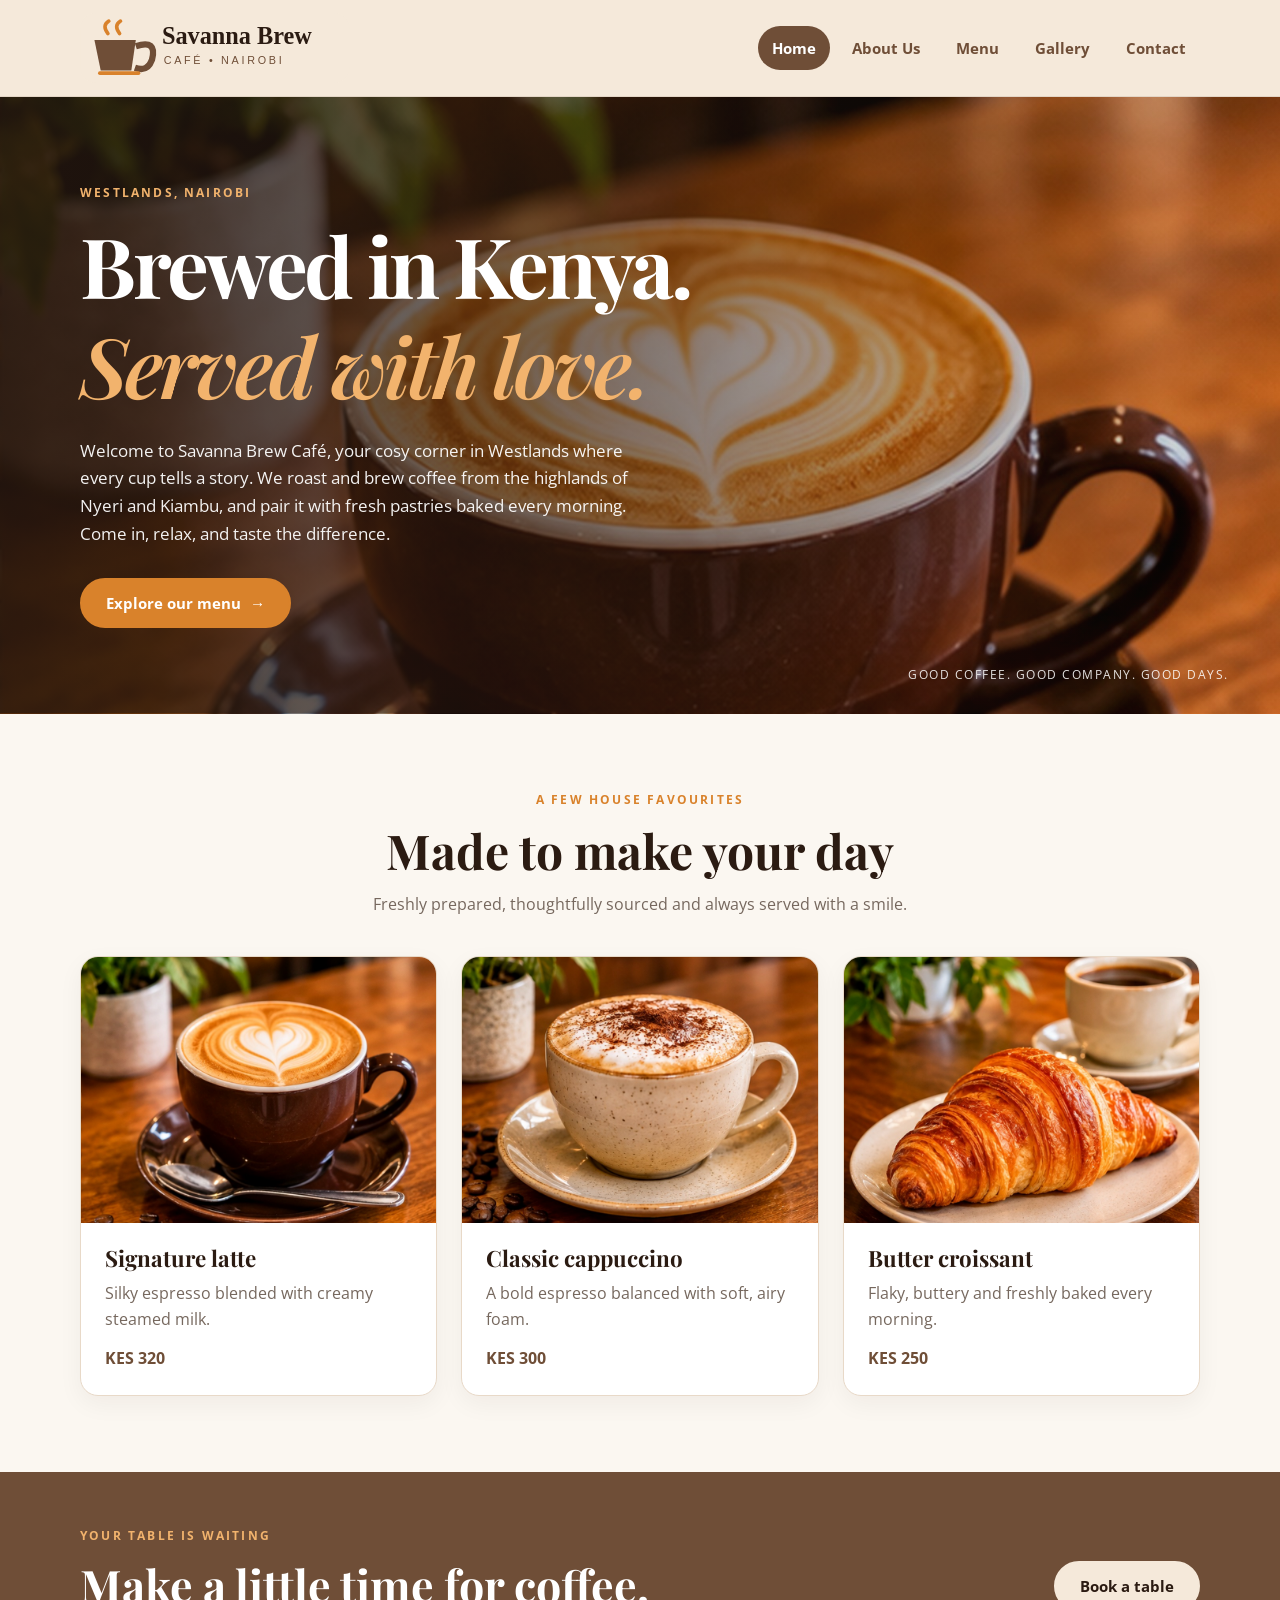
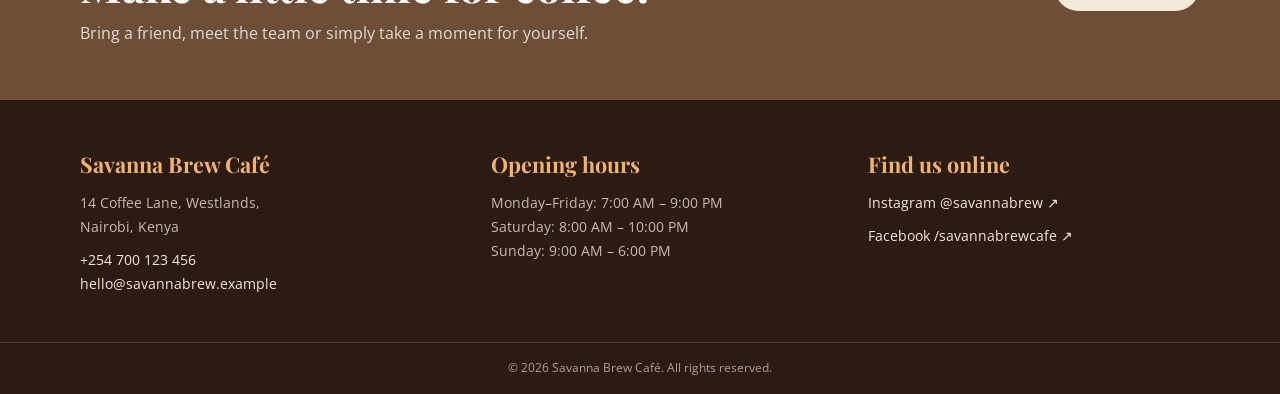
<file: index.html>
<!DOCTYPE html>
<html lang="en">
<head>
    <meta charset="UTF-8">
    <meta name="viewport" content="width=device-width, initial-scale=1.0">
    <title>Home | Savanna Brew Café</title>
    <meta name="description" content="Welcome to Savanna Brew Café in Westlands, Nairobi. Enjoy Kenyan coffee, fresh pastries and warm hospitality.">
    <link rel="preconnect" href="https://fonts.googleapis.com">
    <link rel="preconnect" href="https://fonts.gstatic.com" crossorigin>
    <link href="https://fonts.googleapis.com/css2?family=Open+Sans:wght@400;500;600;700&family=Playfair+Display:wght@600;700;800&display=swap" rel="stylesheet">
    <link rel="stylesheet" href="css/style.css">
</head>
<body>
    <header class="site-header">
        <div class="container header-inner">
            <a class="brand" href="index.html" aria-label="Savanna Brew Café home">
                <img src="images/logo.svg" alt="Savanna Brew Café logo">
            </a>
            <nav class="main-nav" aria-label="Main navigation">
                <ul>
                    <li><a href="index.html" class="active" aria-current="page">Home</a></li>
                    <li><a href="about.html">About Us</a></li>
                    <li><a href="menu.html">Menu</a></li>
                    <li><a href="gallery.html">Gallery</a></li>
                    <li><a href="contact.html">Contact</a></li>
                </ul>
            </nav>
        </div>
    </header>
<main>
    <section class="hero" aria-labelledby="hero-title">
        <div class="container hero-content">
            <p class="eyebrow">WESTLANDS, NAIROBI</p>
            <h1 id="hero-title">Brewed in Kenya.<br><em>Served with love.</em></h1>
            <p>Welcome to Savanna Brew Café, your cosy corner in Westlands where every cup tells a story. We roast and brew coffee from the highlands of Nyeri and Kiambu, and pair it with fresh pastries baked every morning. Come in, relax, and taste the difference.</p>
            <a class="button" href="menu.html">Explore our menu <span aria-hidden="true">→</span></a>
        </div>
        <span class="hero-note">Good coffee. Good company. Good days.</span>
    </section>

    <section class="section container" aria-labelledby="favourites-title">
        <div class="section-heading">
            <p class="eyebrow">A FEW HOUSE FAVOURITES</p>
            <h2 id="favourites-title">Made to make your day</h2>
            <p>Freshly prepared, thoughtfully sourced and always served with a smile.</p>
        </div>
        <div class="feature-cards">
            <article class="feature-card">
                <img src="images/latte.jpg" alt="Freshly prepared café latte with heart-shaped milk art">
                <div class="card-copy">
                    <h3>Signature latte</h3>
                    <p>Silky espresso blended with creamy steamed milk.</p>
                    <span class="card-price">KES 320</span>
                </div>
            </article>
            <article class="feature-card">
                <img src="images/cappuccino.jpg" alt="Cappuccino topped with a dusting of cocoa powder">
                <div class="card-copy">
                    <h3>Classic cappuccino</h3>
                    <p>A bold espresso balanced with soft, airy foam.</p>
                    <span class="card-price">KES 300</span>
                </div>
            </article>
            <article class="feature-card">
                <img src="images/croissant.jpg" alt="Golden butter croissant served fresh on a white plate">
                <div class="card-copy">
                    <h3>Butter croissant</h3>
                    <p>Flaky, buttery and freshly baked every morning.</p>
                    <span class="card-price">KES 250</span>
                </div>
            </article>
        </div>
    </section>

    <section class="visit-banner" aria-labelledby="visit-title">
        <div class="container visit-inner">
            <div>
                <p class="eyebrow">YOUR TABLE IS WAITING</p>
                <h2 id="visit-title">Make a little time for coffee.</h2>
                <p>Bring a friend, meet the team or simply take a moment for yourself.</p>
            </div>
            <a class="button button-light" href="contact.html">Book a table</a>
        </div>
    </section>
</main>
    <footer class="site-footer">
        <div class="container footer-grid">
            <section aria-labelledby="footer-cafe">
                <h2 id="footer-cafe">Savanna Brew Café</h2>
                <p>14 Coffee Lane, Westlands,<br>Nairobi, Kenya</p>
                <p><a href="tel:+254700123456">+254 700 123 456</a><br>
                   <a href="mailto:hello@savannabrew.example">hello@savannabrew.example</a></p>
            </section>
            <section aria-labelledby="footer-hours">
                <h2 id="footer-hours">Opening hours</h2>
                <p>Monday–Friday: 7:00 AM – 9:00 PM<br>
                   Saturday: 8:00 AM – 10:00 PM<br>
                   Sunday: 9:00 AM – 6:00 PM</p>
            </section>
            <section aria-labelledby="footer-social">
                <h2 id="footer-social">Find us online</h2>
                <p><a href="https://www.instagram.com/" target="_blank" rel="noopener noreferrer">Instagram @savannabrew ↗</a></p>
                <p><a href="https://www.facebook.com/" target="_blank" rel="noopener noreferrer">Facebook /savannabrewcafe ↗</a></p>
            </section>
        </div>
        <div class="footer-bottom">
            <p>© 2026 Savanna Brew Café. All rights reserved.</p>
        </div>
    </footer>
</body>
</html>
</file>
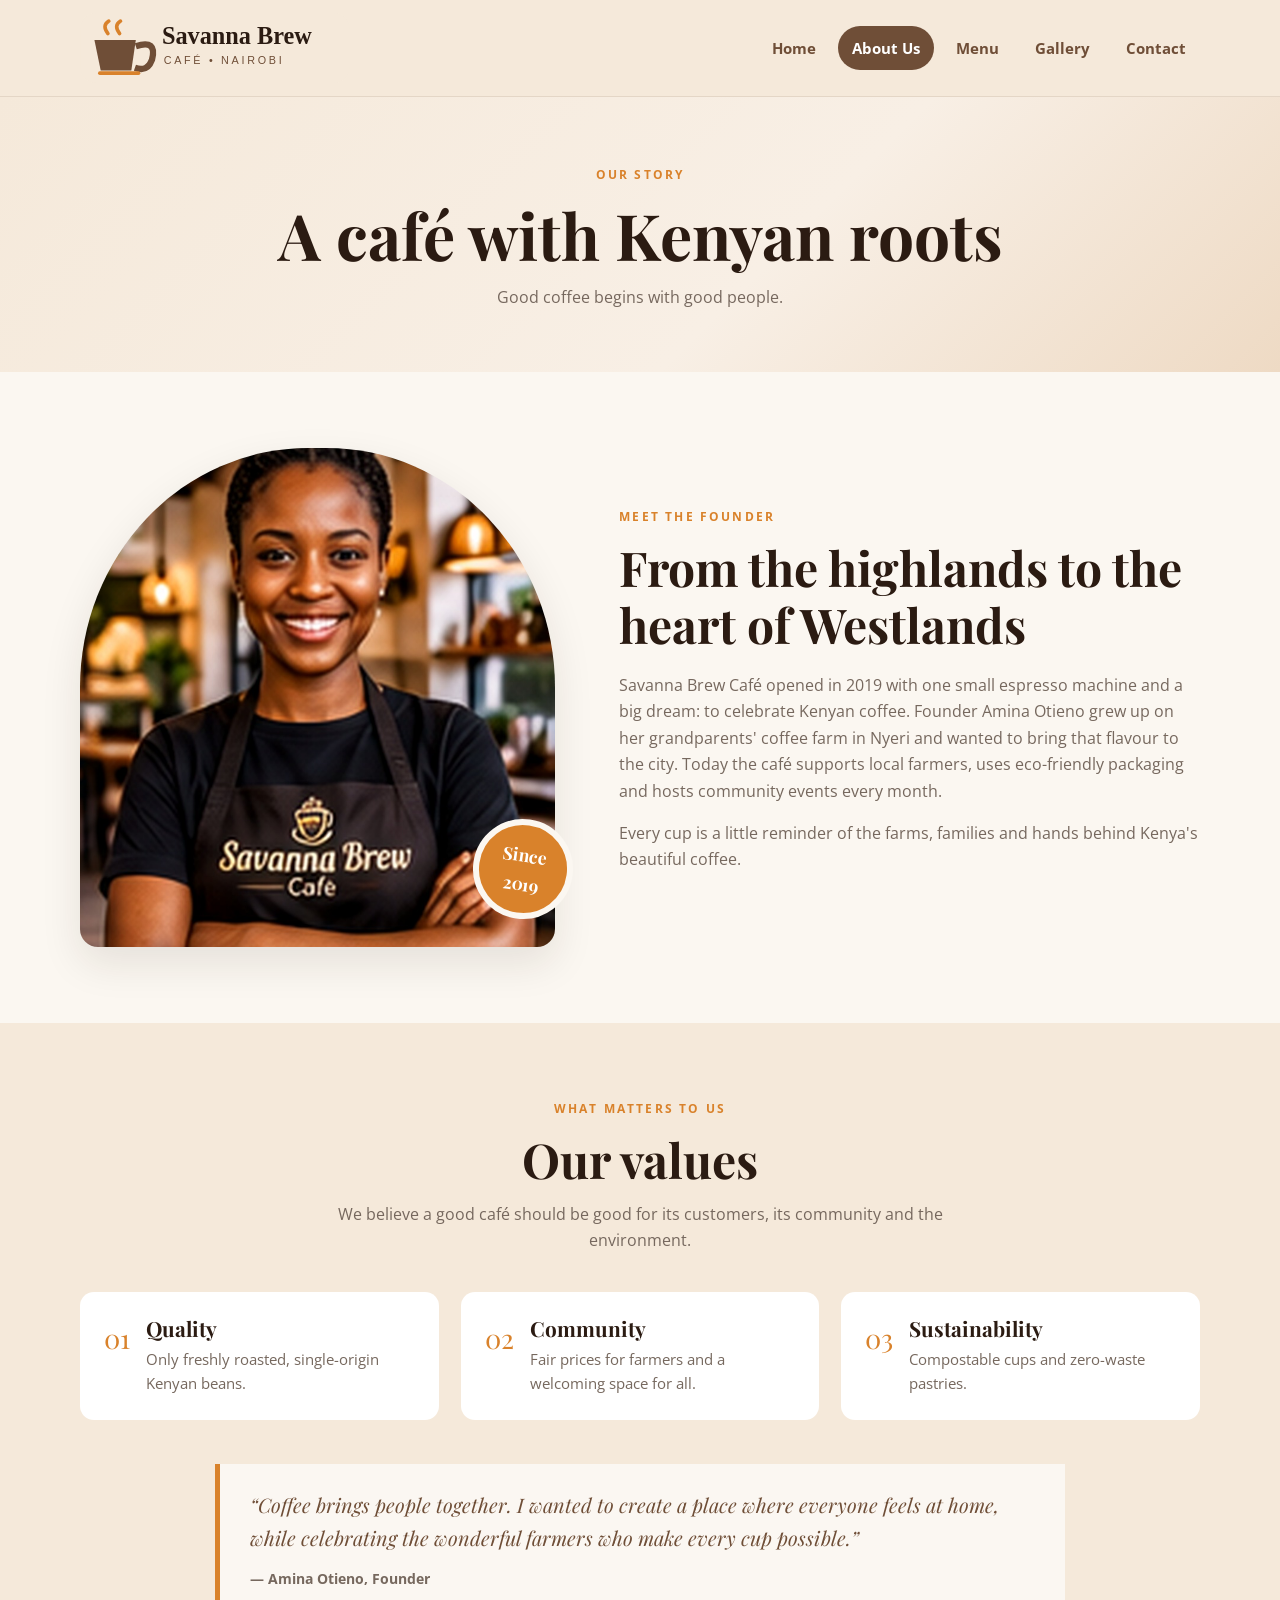
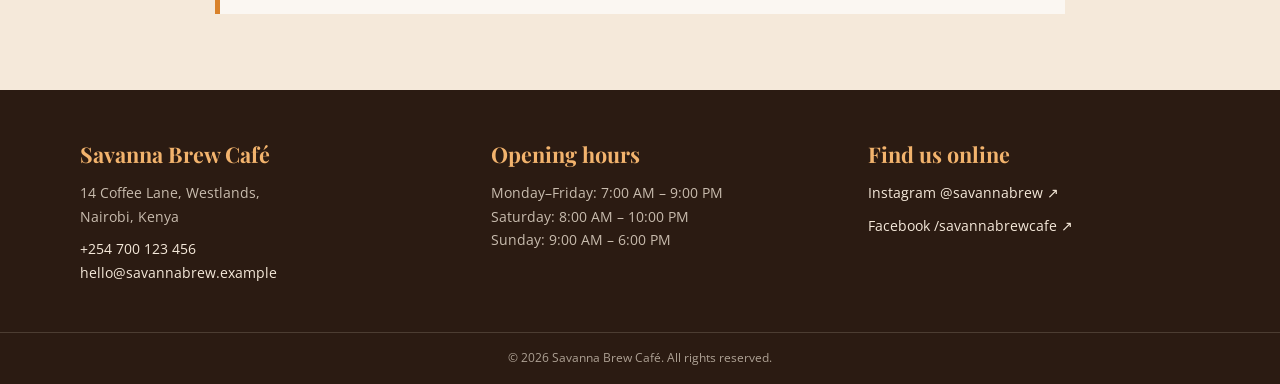
<file: about.html>
<!DOCTYPE html>
<html lang="en">
<head>
    <meta charset="UTF-8">
    <meta name="viewport" content="width=device-width, initial-scale=1.0">
    <title>About Us | Savanna Brew Café</title>
    <meta name="description" content="Discover the story, founder and values behind Savanna Brew Café, celebrating coffee from Nyeri and Kiambu.">
    <link rel="preconnect" href="https://fonts.googleapis.com">
    <link rel="preconnect" href="https://fonts.gstatic.com" crossorigin>
    <link href="https://fonts.googleapis.com/css2?family=Open+Sans:wght@400;500;600;700&family=Playfair+Display:wght@600;700;800&display=swap" rel="stylesheet">
    <link rel="stylesheet" href="css/style.css">
</head>
<body>
    <header class="site-header">
        <div class="container header-inner">
            <a class="brand" href="index.html" aria-label="Savanna Brew Café home">
                <img src="images/logo.svg" alt="Savanna Brew Café logo">
            </a>
            <nav class="main-nav" aria-label="Main navigation">
                <ul>
                    <li><a href="index.html">Home</a></li>
                    <li><a href="about.html" class="active" aria-current="page">About Us</a></li>
                    <li><a href="menu.html">Menu</a></li>
                    <li><a href="gallery.html">Gallery</a></li>
                    <li><a href="contact.html">Contact</a></li>
                </ul>
            </nav>
        </div>
    </header>
<main>
    <section class="page-banner" aria-labelledby="page-title">
        <div class="container">
            <p class="eyebrow">OUR STORY</p>
            <h1 id="page-title">A café with Kenyan roots</h1>
            <p>Good coffee begins with good people.</p>
        </div>
    </section>

    <section class="section container about-layout" aria-labelledby="story-title">
        <div class="about-image">
            <img src="images/about-owner.jpg" alt="Portrait of café founder Amina Otieno wearing a Savanna Brew apron">
            <span class="image-stamp">Since<br>2019</span>
        </div>
        <div class="about-copy">
            <p class="eyebrow">MEET THE FOUNDER</p>
            <h2 id="story-title">From the highlands to the heart of Westlands</h2>
            <p>Savanna Brew Café opened in 2019 with one small espresso machine and a big dream: to celebrate Kenyan coffee. Founder Amina Otieno grew up on her grandparents' coffee farm in Nyeri and wanted to bring that flavour to the city. Today the café supports local farmers, uses eco-friendly packaging and hosts community events every month.</p>
            <p>Every cup is a little reminder of the farms, families and hands behind Kenya's beautiful coffee.</p>
        </div>
    </section>

    <section class="section values-section" aria-labelledby="values-title">
        <div class="container">
            <div class="section-heading">
                <p class="eyebrow">WHAT MATTERS TO US</p>
                <h2 id="values-title">Our values</h2>
                <p>We believe a good café should be good for its customers, its community and the environment.</p>
            </div>
            <ul class="values-list">
                <li><span class="value-number">01</span><div><h3>Quality</h3><p>Only freshly roasted, single-origin Kenyan beans.</p></div></li>
                <li><span class="value-number">02</span><div><h3>Community</h3><p>Fair prices for farmers and a welcoming space for all.</p></div></li>
                <li><span class="value-number">03</span><div><h3>Sustainability</h3><p>Compostable cups and zero-waste pastries.</p></div></li>
            </ul>
            <blockquote>
                “Coffee brings people together. I wanted to create a place where everyone feels at home, while celebrating the wonderful farmers who make every cup possible.”
                <cite>— Amina Otieno, Founder</cite>
            </blockquote>
        </div>
    </section>
</main>
    <footer class="site-footer">
        <div class="container footer-grid">
            <section aria-labelledby="footer-cafe">
                <h2 id="footer-cafe">Savanna Brew Café</h2>
                <p>14 Coffee Lane, Westlands,<br>Nairobi, Kenya</p>
                <p><a href="tel:+254700123456">+254 700 123 456</a><br>
                   <a href="mailto:hello@savannabrew.example">hello@savannabrew.example</a></p>
            </section>
            <section aria-labelledby="footer-hours">
                <h2 id="footer-hours">Opening hours</h2>
                <p>Monday–Friday: 7:00 AM – 9:00 PM<br>
                   Saturday: 8:00 AM – 10:00 PM<br>
                   Sunday: 9:00 AM – 6:00 PM</p>
            </section>
            <section aria-labelledby="footer-social">
                <h2 id="footer-social">Find us online</h2>
                <p><a href="https://www.instagram.com/" target="_blank" rel="noopener noreferrer">Instagram @savannabrew ↗</a></p>
                <p><a href="https://www.facebook.com/" target="_blank" rel="noopener noreferrer">Facebook /savannabrewcafe ↗</a></p>
            </section>
        </div>
        <div class="footer-bottom">
            <p>© 2026 Savanna Brew Café. All rights reserved.</p>
        </div>
    </footer>
</body>
</html>
</file>
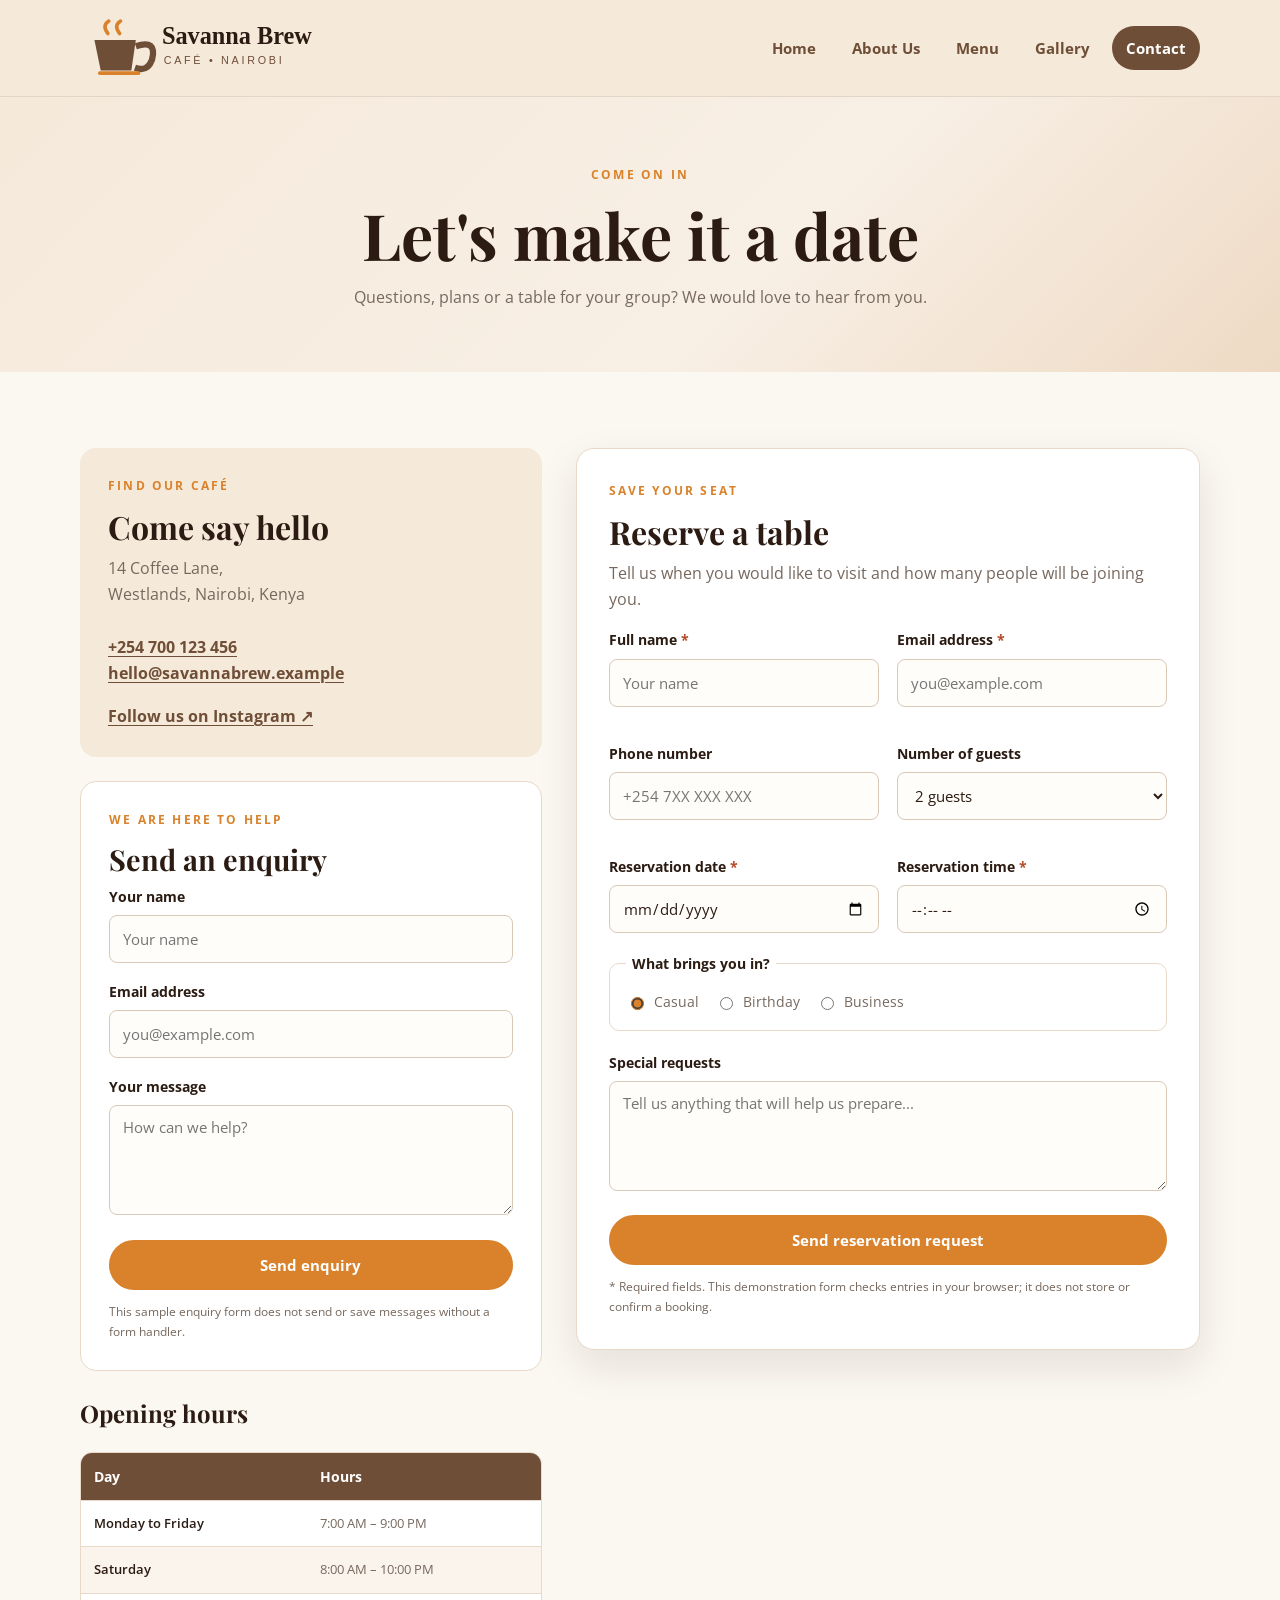
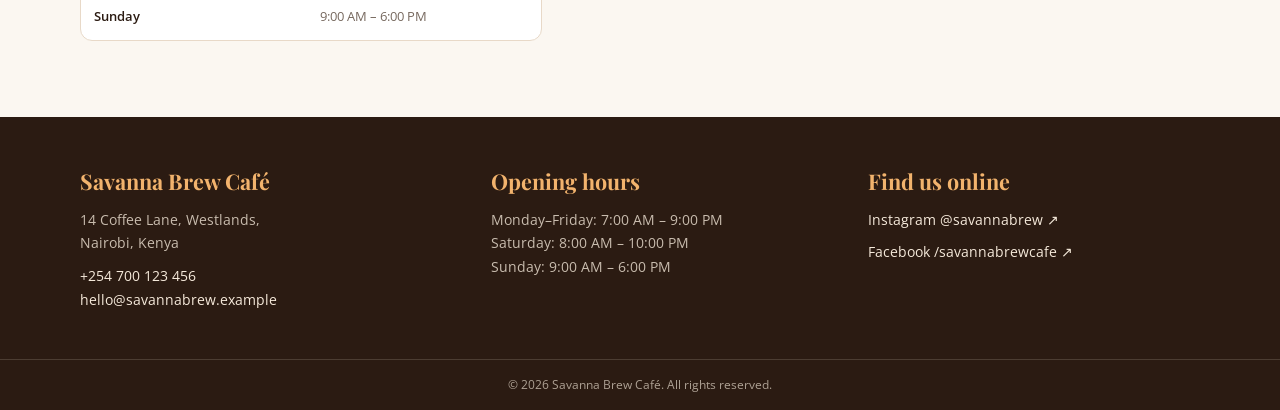
<file: contact.html>
<!DOCTYPE html>
<html lang="en">
<head>
    <meta charset="UTF-8">
    <meta name="viewport" content="width=device-width, initial-scale=1.0">
    <title>Contact & Reservations | Savanna Brew Café</title>
    <meta name="description" content="Contact Savanna Brew Café in Westlands, Nairobi, check opening hours or request a table reservation.">
    <link rel="preconnect" href="https://fonts.googleapis.com">
    <link rel="preconnect" href="https://fonts.gstatic.com" crossorigin>
    <link href="https://fonts.googleapis.com/css2?family=Open+Sans:wght@400;500;600;700&family=Playfair+Display:wght@600;700;800&display=swap" rel="stylesheet">
    <link rel="stylesheet" href="css/style.css">
</head>
<body>
    <header class="site-header">
        <div class="container header-inner">
            <a class="brand" href="index.html" aria-label="Savanna Brew Café home">
                <img src="images/logo.svg" alt="Savanna Brew Café logo">
            </a>
            <nav class="main-nav" aria-label="Main navigation">
                <ul>
                    <li><a href="index.html">Home</a></li>
                    <li><a href="about.html">About Us</a></li>
                    <li><a href="menu.html">Menu</a></li>
                    <li><a href="gallery.html">Gallery</a></li>
                    <li><a href="contact.html" class="active" aria-current="page">Contact</a></li>
                </ul>
            </nav>
        </div>
    </header>
<main>
    <section class="page-banner" aria-labelledby="page-title">
        <div class="container">
            <p class="eyebrow">COME ON IN</p>
            <h1 id="page-title">Let's make it a date</h1>
            <p>Questions, plans or a table for your group? We would love to hear from you.</p>
        </div>
    </section>

    <section class="section container contact-layout" aria-label="Contact and reservation options">
        <section class="reservation-card" aria-labelledby="reservation-title">
            <p class="eyebrow">SAVE YOUR SEAT</p>
            <h2 id="reservation-title">Reserve a table</h2>
            <p class="form-intro">Tell us when you would like to visit and how many people will be joining you.</p>
            <form action="#" method="get">
                <div class="form-grid">
                    <div class="form-field">
                        <label for="full-name">Full name <span aria-hidden="true">*</span></label>
                        <input type="text" id="full-name" name="full_name" placeholder="Your name" autocomplete="name" required>
                    </div>
                    <div class="form-field">
                        <label for="email">Email address <span aria-hidden="true">*</span></label>
                        <input type="email" id="email" name="email" placeholder="you@example.com" autocomplete="email" required>
                    </div>
                    <div class="form-field">
                        <label for="phone">Phone number</label>
                        <input type="tel" id="phone" name="phone" placeholder="+254 7XX XXX XXX" autocomplete="tel">
                    </div>
                    <div class="form-field">
                        <label for="guests">Number of guests</label>
                        <select id="guests" name="guests">
                            <option value="1">1 guest</option>
                            <option value="2" selected>2 guests</option>
                            <option value="3">3 guests</option>
                            <option value="4">4 guests</option>
                            <option value="5">5 guests</option>
                            <option value="6">6 guests</option>
                            <option value="7">7 guests</option>
                            <option value="8">8 guests</option>
                            <option value="9">9 guests</option>
                            <option value="10">10 guests</option>
                        </select>
                    </div>
                    <div class="form-field">
                        <label for="date">Reservation date <span aria-hidden="true">*</span></label>
                        <input type="date" id="date" name="date" required>
                    </div>
                    <div class="form-field">
                        <label for="time">Reservation time <span aria-hidden="true">*</span></label>
                        <input type="time" id="time" name="time" required>
                    </div>
                </div>
                <fieldset class="occasion-fieldset">
                    <legend>What brings you in?</legend>
                    <div class="radio-row">
                        <label><input type="radio" name="occasion" value="casual" checked> Casual</label>
                        <label><input type="radio" name="occasion" value="birthday"> Birthday</label>
                        <label><input type="radio" name="occasion" value="business"> Business</label>
                    </div>
                </fieldset>
                <div class="form-field">
                    <label for="requests">Special requests</label>
                    <textarea id="requests" name="requests" rows="4" placeholder="Tell us anything that will help us prepare..."></textarea>
                </div>
                <button class="button submit-button" type="submit">Send reservation request</button>
                <p class="form-small">* Required fields. This demonstration form checks entries in your browser; it does not store or confirm a booking.</p>
            </form>
        </section>

        <aside class="contact-info" aria-label="Café contact details and enquiry form">
            <section class="contact-info-block" aria-labelledby="contact-details-title">
                <p class="eyebrow">FIND OUR CAFÉ</p>
                <h2 id="contact-details-title">Come say hello</h2>
                <address>
                    14 Coffee Lane,<br>Westlands, Nairobi, Kenya<br><br>
                    <a href="tel:+254700123456">+254 700 123 456</a><br>
                    <a href="mailto:hello@savannabrew.example">hello@savannabrew.example</a>
                </address>
                <p class="social-line"><a href="https://www.instagram.com/" target="_blank" rel="noopener noreferrer">Follow us on Instagram ↗</a></p>
            </section>

            <section class="enquiry-card" aria-labelledby="enquiry-title">
                <p class="eyebrow">WE ARE HERE TO HELP</p>
                <h2 id="enquiry-title">Send an enquiry</h2>
                <form action="#" method="get">
                    <div class="form-field">
                        <label for="enquiry-name">Your name</label>
                        <input type="text" id="enquiry-name" name="enquiry_name" placeholder="Your name" autocomplete="name">
                    </div>
                    <div class="form-field">
                        <label for="enquiry-email">Email address</label>
                        <input type="email" id="enquiry-email" name="enquiry_email" placeholder="you@example.com" autocomplete="email">
                    </div>
                    <div class="form-field">
                        <label for="enquiry-message">Your message</label>
                        <textarea id="enquiry-message" name="enquiry_message" rows="4" placeholder="How can we help?"></textarea>
                    </div>
                    <button class="button enquiry-button" type="submit">Send enquiry</button>
                </form>
                <p class="form-small">This sample enquiry form does not send or save messages without a form handler.</p>
            </section>

            <section class="hours-block" aria-labelledby="hours-title">
                <h3 id="hours-title">Opening hours</h3>
                <div class="table-wrap" role="region" tabindex="0" aria-label="Scrollable opening hours table">
                    <table class="hours-table">
                        <thead><tr><th scope="col">Day</th><th scope="col">Hours</th></tr></thead>
                        <tbody>
                            <tr><th scope="row">Monday to Friday</th><td>7:00 AM – 9:00 PM</td></tr>
                            <tr><th scope="row">Saturday</th><td>8:00 AM – 10:00 PM</td></tr>
                            <tr><th scope="row">Sunday</th><td>9:00 AM – 6:00 PM</td></tr>
                        </tbody>
                    </table>
                </div>
            </section>
        </aside>
    </section>
</main>
    <footer class="site-footer">
        <div class="container footer-grid">
            <section aria-labelledby="footer-cafe">
                <h2 id="footer-cafe">Savanna Brew Café</h2>
                <p>14 Coffee Lane, Westlands,<br>Nairobi, Kenya</p>
                <p><a href="tel:+254700123456">+254 700 123 456</a><br>
                   <a href="mailto:hello@savannabrew.example">hello@savannabrew.example</a></p>
            </section>
            <section aria-labelledby="footer-hours">
                <h2 id="footer-hours">Opening hours</h2>
                <p>Monday–Friday: 7:00 AM – 9:00 PM<br>
                   Saturday: 8:00 AM – 10:00 PM<br>
                   Sunday: 9:00 AM – 6:00 PM</p>
            </section>
            <section aria-labelledby="footer-social">
                <h2 id="footer-social">Find us online</h2>
                <p><a href="https://www.instagram.com/" target="_blank" rel="noopener noreferrer">Instagram @savannabrew ↗</a></p>
                <p><a href="https://www.facebook.com/" target="_blank" rel="noopener noreferrer">Facebook /savannabrewcafe ↗</a></p>
            </section>
        </div>
        <div class="footer-bottom">
            <p>© 2026 Savanna Brew Café. All rights reserved.</p>
        </div>
    </footer>
</body>
</html>
</file>
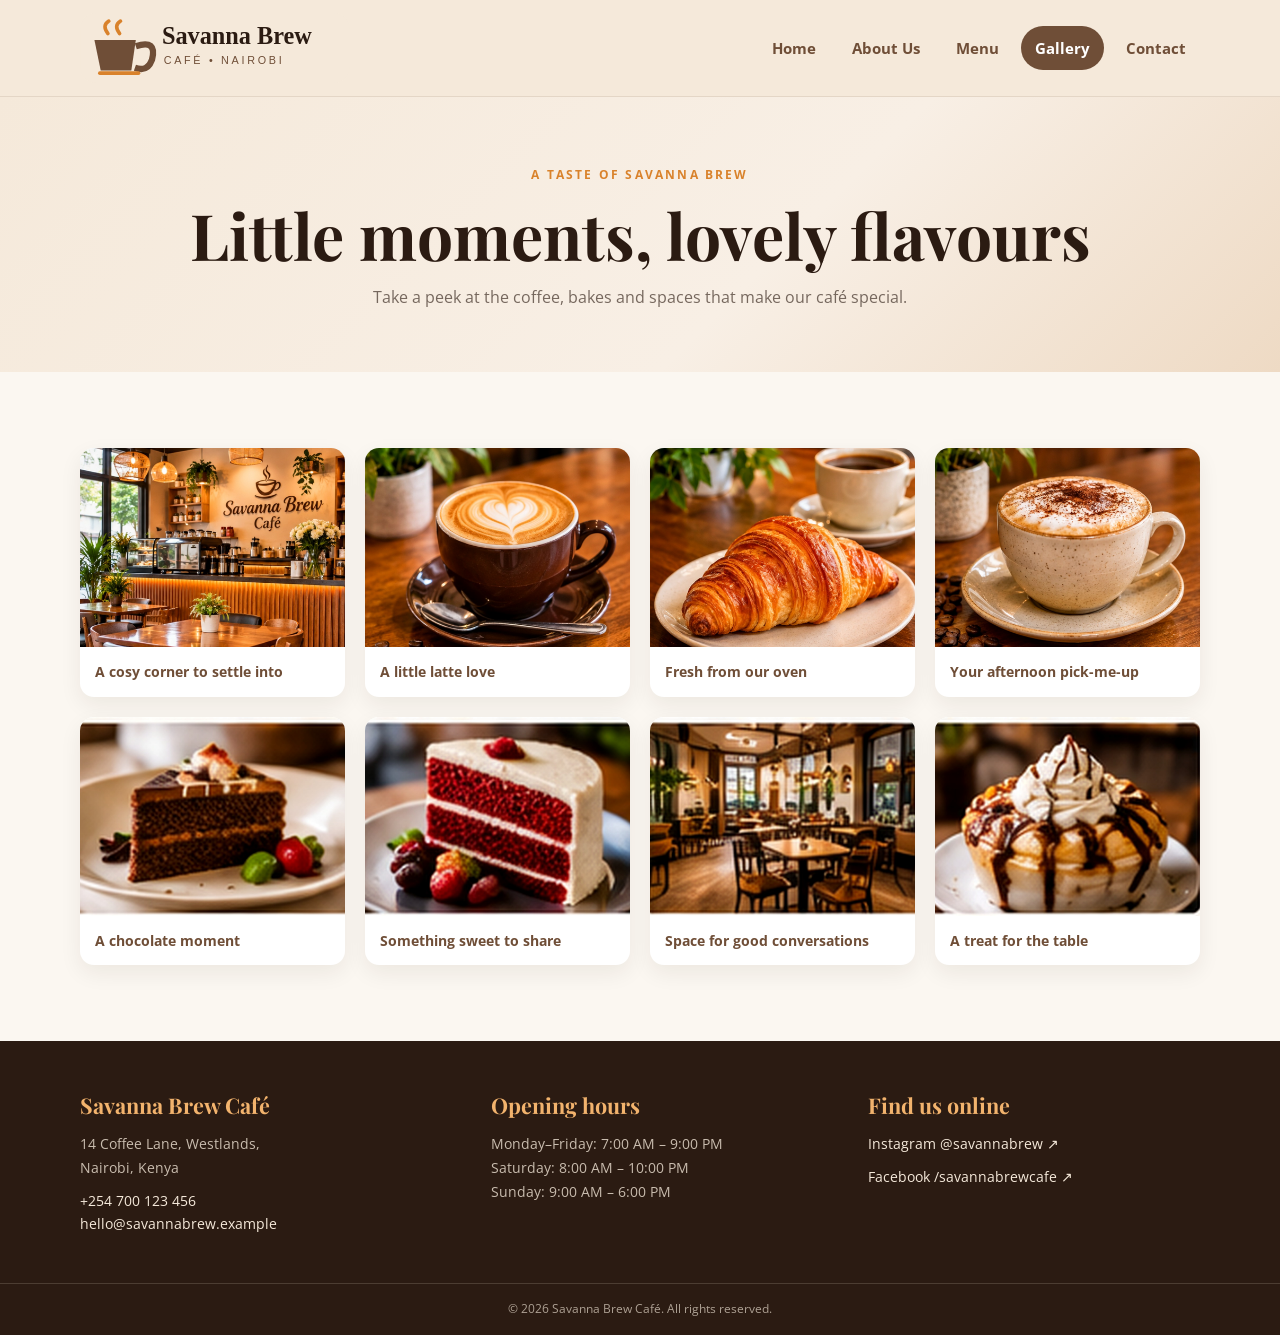
<file: gallery.html>
<!DOCTYPE html>
<html lang="en">
<head>
    <meta charset="UTF-8">
    <meta name="viewport" content="width=device-width, initial-scale=1.0">
    <title>Gallery | Savanna Brew Café</title>
    <meta name="description" content="View café spaces, Kenyan coffee, pastries and sweet treats at Savanna Brew Café in Westlands.">
    <link rel="preconnect" href="https://fonts.googleapis.com">
    <link rel="preconnect" href="https://fonts.gstatic.com" crossorigin>
    <link href="https://fonts.googleapis.com/css2?family=Open+Sans:wght@400;500;600;700&family=Playfair+Display:wght@600;700;800&display=swap" rel="stylesheet">
    <link rel="stylesheet" href="css/style.css">
</head>
<body>
    <header class="site-header">
        <div class="container header-inner">
            <a class="brand" href="index.html" aria-label="Savanna Brew Café home">
                <img src="images/logo.svg" alt="Savanna Brew Café logo">
            </a>
            <nav class="main-nav" aria-label="Main navigation">
                <ul>
                    <li><a href="index.html">Home</a></li>
                    <li><a href="about.html">About Us</a></li>
                    <li><a href="menu.html">Menu</a></li>
                    <li><a href="gallery.html" class="active" aria-current="page">Gallery</a></li>
                    <li><a href="contact.html">Contact</a></li>
                </ul>
            </nav>
        </div>
    </header>
<main>
    <section class="page-banner" aria-labelledby="page-title">
        <div class="container">
            <p class="eyebrow">A TASTE OF SAVANNA BREW</p>
            <h1 id="page-title">Little moments, lovely flavours</h1>
            <p>Take a peek at the coffee, bakes and spaces that make our café special.</p>
        </div>
    </section>
    <section class="section container" aria-label="Café photo gallery">
        <div class="gallery-grid">
            <figure class="gallery-item">
                <img src="images/gallery-1.jpg" alt="Warm and welcoming café interior" loading="lazy">
                <figcaption>A cosy corner to settle into</figcaption>
            </figure>
            <figure class="gallery-item">
                <img src="images/gallery-2.jpg" alt="Latte with heart-shaped milk art" loading="lazy">
                <figcaption>A little latte love</figcaption>
            </figure>
            <figure class="gallery-item">
                <img src="images/gallery-3.jpg" alt="Golden, flaky butter croissant" loading="lazy">
                <figcaption>Fresh from our oven</figcaption>
            </figure>
            <figure class="gallery-item">
                <img src="images/gallery-4.jpg" alt="Cappuccino topped with cocoa" loading="lazy">
                <figcaption>Your afternoon pick-me-up</figcaption>
            </figure>
            <figure class="gallery-item">
                <img src="images/gallery-5.jpg" alt="Rich chocolate brownie on a plate" loading="lazy">
                <figcaption>A chocolate moment</figcaption>
            </figure>
            <figure class="gallery-item">
                <img src="images/gallery-6.jpg" alt="Slice of red velvet cake with berries" loading="lazy">
                <figcaption>Something sweet to share</figcaption>
            </figure>
            <figure class="gallery-item">
                <img src="images/gallery-7.jpg" alt="Wooden tables and warm pendant lights inside the café" loading="lazy">
                <figcaption>Space for good conversations</figcaption>
            </figure>
            <figure class="gallery-item">
                <img src="images/gallery-8.jpg" alt="Dessert topped with cream and chocolate sauce" loading="lazy">
                <figcaption>A treat for the table</figcaption>
            </figure>
        </div>
    </section>
</main>
    <footer class="site-footer">
        <div class="container footer-grid">
            <section aria-labelledby="footer-cafe">
                <h2 id="footer-cafe">Savanna Brew Café</h2>
                <p>14 Coffee Lane, Westlands,<br>Nairobi, Kenya</p>
                <p><a href="tel:+254700123456">+254 700 123 456</a><br>
                   <a href="mailto:hello@savannabrew.example">hello@savannabrew.example</a></p>
            </section>
            <section aria-labelledby="footer-hours">
                <h2 id="footer-hours">Opening hours</h2>
                <p>Monday–Friday: 7:00 AM – 9:00 PM<br>
                   Saturday: 8:00 AM – 10:00 PM<br>
                   Sunday: 9:00 AM – 6:00 PM</p>
            </section>
            <section aria-labelledby="footer-social">
                <h2 id="footer-social">Find us online</h2>
                <p><a href="https://www.instagram.com/" target="_blank" rel="noopener noreferrer">Instagram @savannabrew ↗</a></p>
                <p><a href="https://www.facebook.com/" target="_blank" rel="noopener noreferrer">Facebook /savannabrewcafe ↗</a></p>
            </section>
        </div>
        <div class="footer-bottom">
            <p>© 2026 Savanna Brew Café. All rights reserved.</p>
        </div>
    </footer>
</body>
</html>
</file>
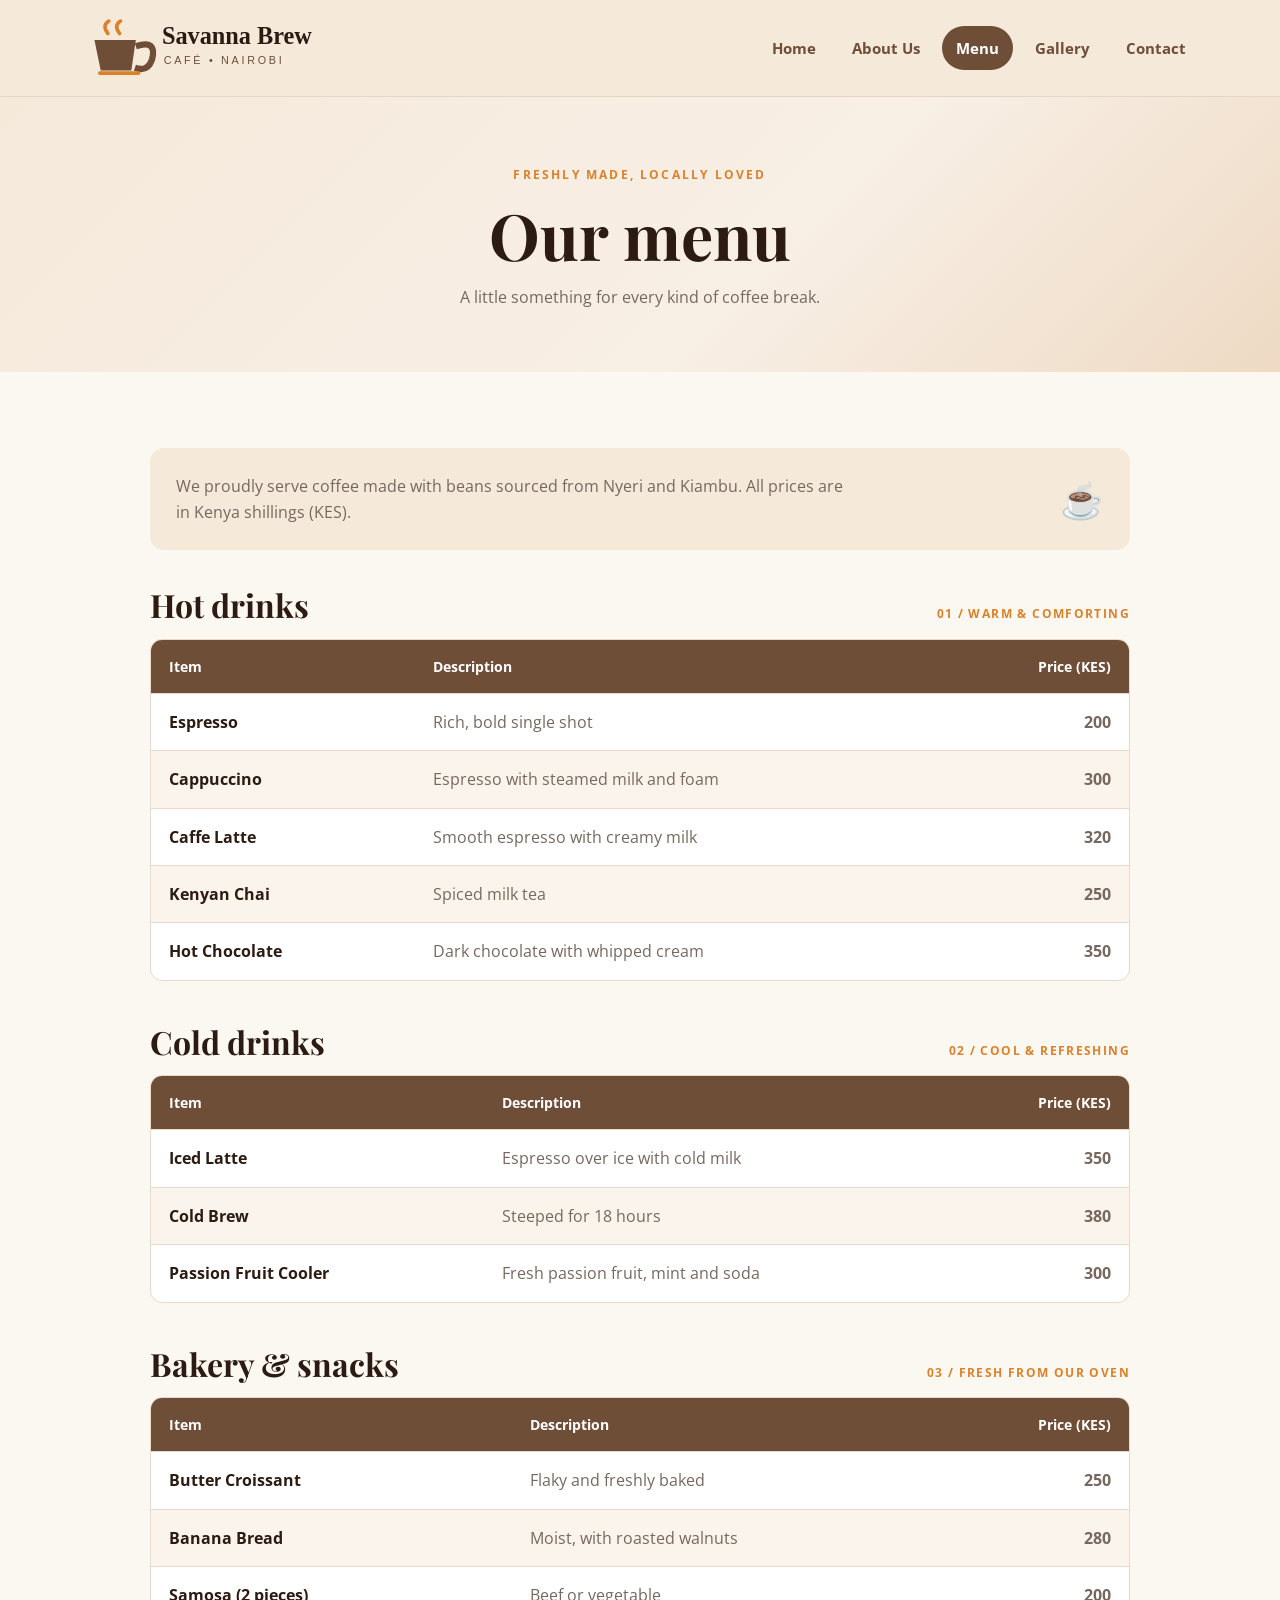
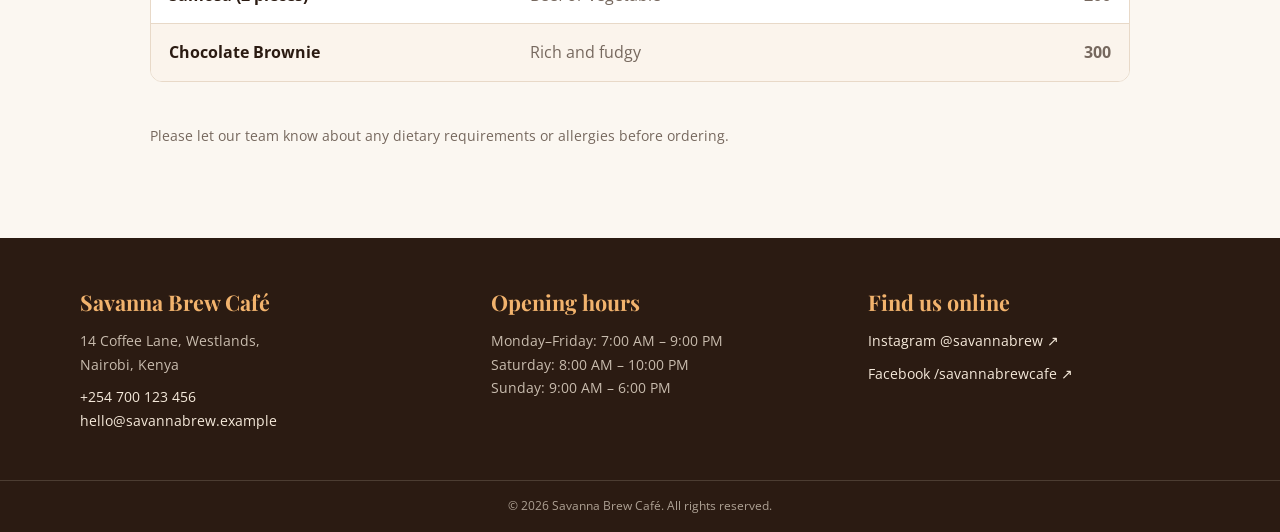
<file: menu.html>
<!DOCTYPE html>
<html lang="en">
<head>
    <meta charset="UTF-8">
    <meta name="viewport" content="width=device-width, initial-scale=1.0">
    <title>Menu & Prices | Savanna Brew Café</title>
    <meta name="description" content="Explore hot drinks, cold drinks, freshly baked pastries and snacks with prices in Kenya shillings.">
    <link rel="preconnect" href="https://fonts.googleapis.com">
    <link rel="preconnect" href="https://fonts.gstatic.com" crossorigin>
    <link href="https://fonts.googleapis.com/css2?family=Open+Sans:wght@400;500;600;700&family=Playfair+Display:wght@600;700;800&display=swap" rel="stylesheet">
    <link rel="stylesheet" href="css/style.css">
</head>
<body>
    <header class="site-header">
        <div class="container header-inner">
            <a class="brand" href="index.html" aria-label="Savanna Brew Café home">
                <img src="images/logo.svg" alt="Savanna Brew Café logo">
            </a>
            <nav class="main-nav" aria-label="Main navigation">
                <ul>
                    <li><a href="index.html">Home</a></li>
                    <li><a href="about.html">About Us</a></li>
                    <li><a href="menu.html" class="active" aria-current="page">Menu</a></li>
                    <li><a href="gallery.html">Gallery</a></li>
                    <li><a href="contact.html">Contact</a></li>
                </ul>
            </nav>
        </div>
    </header>
<main>
    <section class="page-banner" aria-labelledby="page-title">
        <div class="container">
            <p class="eyebrow">FRESHLY MADE, LOCALLY LOVED</p>
            <h1 id="page-title">Our menu</h1>
            <p>A little something for every kind of coffee break.</p>
        </div>
    </section>
    <section class="section container menu-section" aria-label="Food and drink menu">
        <div class="menu-intro">
            <p>We proudly serve coffee made with beans sourced from Nyeri and Kiambu. All prices are in Kenya shillings (KES).</p>
            <span class="menu-mark" aria-hidden="true">☕</span>
        </div>
        <section class="menu-category" aria-labelledby="hot-drinks-title">
            <div class="menu-title">
                <h2 id="hot-drinks-title">Hot drinks</h2>
                <span>01 / WARM & COMFORTING</span>
            </div>
            <div class="table-wrap" role="region" tabindex="0" aria-label="Scrollable hot drinks menu table">
                <table class="menu-table">
                    <thead><tr><th scope="col">Item</th><th scope="col">Description</th><th scope="col" class="price">Price (KES)</th></tr></thead>
                    <tbody>
                    <tr><th scope="row">Espresso</th><td>Rich, bold single shot</td><td class="price">200</td></tr>
                    <tr><th scope="row">Cappuccino</th><td>Espresso with steamed milk and foam</td><td class="price">300</td></tr>
                    <tr><th scope="row">Caffe Latte</th><td>Smooth espresso with creamy milk</td><td class="price">320</td></tr>
                    <tr><th scope="row">Kenyan Chai</th><td>Spiced milk tea</td><td class="price">250</td></tr>
                    <tr><th scope="row">Hot Chocolate</th><td>Dark chocolate with whipped cream</td><td class="price">350</td></tr>
                    </tbody>
                </table>
            </div>
        </section>
        <section class="menu-category" aria-labelledby="cold-drinks-title">
            <div class="menu-title">
                <h2 id="cold-drinks-title">Cold drinks</h2>
                <span>02 / COOL & REFRESHING</span>
            </div>
            <div class="table-wrap" role="region" tabindex="0" aria-label="Scrollable cold drinks menu table">
                <table class="menu-table">
                    <thead><tr><th scope="col">Item</th><th scope="col">Description</th><th scope="col" class="price">Price (KES)</th></tr></thead>
                    <tbody>
                    <tr><th scope="row">Iced Latte</th><td>Espresso over ice with cold milk</td><td class="price">350</td></tr>
                    <tr><th scope="row">Cold Brew</th><td>Steeped for 18 hours</td><td class="price">380</td></tr>
                    <tr><th scope="row">Passion Fruit Cooler</th><td>Fresh passion fruit, mint and soda</td><td class="price">300</td></tr>
                    </tbody>
                </table>
            </div>
        </section>
        <section class="menu-category" aria-labelledby="bakery-snacks-title">
            <div class="menu-title">
                <h2 id="bakery-snacks-title">Bakery & snacks</h2>
                <span>03 / FRESH FROM OUR OVEN</span>
            </div>
            <div class="table-wrap" role="region" tabindex="0" aria-label="Scrollable bakery & snacks menu table">
                <table class="menu-table">
                    <thead><tr><th scope="col">Item</th><th scope="col">Description</th><th scope="col" class="price">Price (KES)</th></tr></thead>
                    <tbody>
                    <tr><th scope="row">Butter Croissant</th><td>Flaky and freshly baked</td><td class="price">250</td></tr>
                    <tr><th scope="row">Banana Bread</th><td>Moist, with roasted walnuts</td><td class="price">280</td></tr>
                    <tr><th scope="row">Samosa (2 pieces)</th><td>Beef or vegetable</td><td class="price">200</td></tr>
                    <tr><th scope="row">Chocolate Brownie</th><td>Rich and fudgy</td><td class="price">300</td></tr>
                    </tbody>
                </table>
            </div>
        </section>
        <p class="menu-note">Please let our team know about any dietary requirements or allergies before ordering.</p>
    </section>
</main>
    <footer class="site-footer">
        <div class="container footer-grid">
            <section aria-labelledby="footer-cafe">
                <h2 id="footer-cafe">Savanna Brew Café</h2>
                <p>14 Coffee Lane, Westlands,<br>Nairobi, Kenya</p>
                <p><a href="tel:+254700123456">+254 700 123 456</a><br>
                   <a href="mailto:hello@savannabrew.example">hello@savannabrew.example</a></p>
            </section>
            <section aria-labelledby="footer-hours">
                <h2 id="footer-hours">Opening hours</h2>
                <p>Monday–Friday: 7:00 AM – 9:00 PM<br>
                   Saturday: 8:00 AM – 10:00 PM<br>
                   Sunday: 9:00 AM – 6:00 PM</p>
            </section>
            <section aria-labelledby="footer-social">
                <h2 id="footer-social">Find us online</h2>
                <p><a href="https://www.instagram.com/" target="_blank" rel="noopener noreferrer">Instagram @savannabrew ↗</a></p>
                <p><a href="https://www.facebook.com/" target="_blank" rel="noopener noreferrer">Facebook /savannabrewcafe ↗</a></p>
            </section>
        </div>
        <div class="footer-bottom">
            <p>© 2026 Savanna Brew Café. All rights reserved.</p>
        </div>
    </footer>
</body>
</html>
</file>
<file: css/style.css>
/* ==========================================================
   SAVANNA BREW CAFÉ — shared external stylesheet
   Brand palette and page layouts follow the assignment brief.
   ========================================================== */

/* 1. Colour palette and global defaults */
:root {
    --coffee: #6F4E37;
    --cream: #F5E9DA;
    --orange: #D9822B;
    --ink: #2B1B12;
    --white: #FFFFFF;
    --muted: #76685E;
    --pale: #FBF7F1;
    --border: #E8D9C8;
    --shadow: 0 16px 40px rgba(43, 27, 18, 0.10);
    --heading-font: "Playfair Display", Georgia, serif;
    --body-font: "Open Sans", Arial, sans-serif;
}

* { box-sizing: border-box; }
html { scroll-behavior: smooth; }
body {
    margin: 0;
    color: var(--ink);
    background: var(--pale);
    font-family: var(--body-font);
    font-size: 16px;
    line-height: 1.65;
}
img { display: block; max-width: 100%; }
a { color: inherit; }
.container { width: min(1120px, calc(100% - 48px)); margin-inline: auto; }
h1, h2, h3 { font-family: var(--heading-font); line-height: 1.2; }
h1, h2, h3, p { margin-top: 0; }
address { font-style: normal; }

/* 2. Shared header and navigation — Flexbox */
.site-header {
    position: relative;
    z-index: 5;
    background: var(--cream);
    border-bottom: 1px solid rgba(111, 78, 55, 0.12);
}
.header-inner {
    min-height: 96px;
    display: flex;
    align-items: center;
    justify-content: space-between;
    gap: 32px;
}
.brand { display: inline-block; flex: 0 0 auto; }
.brand img { width: 270px; height: auto; }
.main-nav ul {
    display: flex;
    align-items: center;
    justify-content: flex-end;
    gap: 8px;
    padding: 0;
    margin: 0;
    list-style: none;
}
.main-nav a {
    display: inline-block;
    padding: 10px 14px;
    border-radius: 999px;
    color: var(--coffee);
    font-size: 0.94rem;
    font-weight: 700;
    text-decoration: none;
    transition: color 180ms ease, background-color 180ms ease, transform 180ms ease;
}
.main-nav a:hover { color: var(--ink); background: rgba(217, 130, 43, 0.16); transform: translateY(-2px); }
.main-nav a.active { color: var(--white); background: var(--coffee); }
a:focus-visible, button:focus-visible, .main-nav a:focus-visible {
    outline: 3px solid var(--orange);
    outline-offset: 3px;
}

/* 3. Buttons and reusable section headings */
.button {
    display: inline-flex;
    align-items: center;
    justify-content: center;
    gap: 9px;
    min-height: 50px;
    padding: 12px 24px;
    border: 2px solid var(--orange);
    border-radius: 999px;
    background: var(--orange);
    color: var(--white);
    font: 700 0.95rem var(--body-font);
    text-decoration: none;
    cursor: pointer;
    transition: transform 180ms ease, box-shadow 180ms ease, background-color 180ms ease;
}
.button:hover { background: #bd6c20; border-color: #bd6c20; box-shadow: 0 10px 22px rgba(43, 27, 18, 0.18); transform: translateY(-3px); }
.button-light { background: var(--cream); border-color: var(--cream); color: var(--ink); }
.button-light:hover { background: var(--white); border-color: var(--white); }
.eyebrow { margin-bottom: 12px; color: var(--orange); font-size: 0.76rem; font-weight: 700; letter-spacing: 0.18em; }
.section { padding-block: 76px; }
.section-heading { max-width: 680px; margin: 0 auto 38px; text-align: center; }
.section-heading h2 { margin-bottom: 12px; font-size: clamp(2rem, 4vw, 3rem); }
.section-heading p:last-child { color: var(--muted); }

/* 4. Home page hero and favourite cards */
.hero {
    position: relative;
    display: flex;
    align-items: center;
    min-height: 590px;
    overflow: hidden;
    background-image: linear-gradient(90deg, rgba(35, 22, 15, 0.88) 0%, rgba(35, 22, 15, 0.62) 43%, rgba(35, 22, 15, 0.10) 100%), url("../images/hero.jpg");
    background-position: center;
    background-size: cover;
    color: var(--white);
}
.hero-content { position: relative; z-index: 1; padding-block: 86px; }
.hero-content .eyebrow { color: #F2B36D; }
.hero h1 { max-width: 700px; margin-bottom: 22px; font-size: clamp(3rem, 6.5vw, 5.6rem); letter-spacing: -0.04em; }
.hero h1 em { color: #F2B36D; font-weight: 600; }
.hero-content > p:not(.eyebrow) { max-width: 580px; margin-bottom: 30px; color: rgba(255,255,255,.94); font-size: 1.05rem; }
.hero-note { position: absolute; right: 4%; bottom: 28px; color: rgba(255,255,255,.88); font-size: .78rem; letter-spacing: .12em; text-transform: uppercase; }
.feature-cards { display: flex; gap: 24px; }
.feature-card {
    flex: 1 1 0;
    min-width: 0;
    overflow: hidden;
    border: 1px solid var(--border);
    border-radius: 18px;
    background: var(--white);
    box-shadow: 0 8px 24px rgba(43, 27, 18, .05);
    transition: transform 220ms ease, box-shadow 220ms ease;
}
.feature-card:hover { transform: translateY(-8px); box-shadow: var(--shadow); }
.feature-card img { width: 100%; aspect-ratio: 4 / 3; object-fit: cover; }
.card-copy { padding: 22px 24px 24px; }
.card-copy h3 { margin-bottom: 8px; font-size: 1.4rem; }
.card-copy p { min-height: 52px; margin-bottom: 12px; color: var(--muted); }
.card-price { color: var(--coffee); font-weight: 700; }
.visit-banner { padding-block: 54px; background: var(--coffee); color: var(--white); }
.visit-inner { display: flex; align-items: center; justify-content: space-between; gap: 32px; }
.visit-inner .eyebrow { color: #F2B36D; }
.visit-inner h2 { margin-bottom: 8px; font-size: clamp(2rem, 4vw, 2.8rem); }
.visit-inner p:last-child { margin-bottom: 0; color: rgba(255,255,255,.8); }

/* 5. Shared inner-page title banner */
.page-banner { padding: 68px 0 62px; background: linear-gradient(135deg, #F5E9DA 0%, #F8EFE5 60%, #EEDAC4 100%); text-align: center; }
.page-banner h1 { margin-bottom: 10px; font-size: clamp(2.6rem, 5vw, 4rem); }
.page-banner p:last-child { margin-bottom: 0; color: var(--muted); }

/* 6. About page */
.about-layout { display: grid; grid-template-columns: .9fr 1.1fr; align-items: center; gap: 64px; }
.about-image { position: relative; max-width: 500px; }
.about-image img { width: 100%; aspect-ratio: 4 / 4.2; object-fit: cover; border-radius: 48% 48% 18px 18px; box-shadow: var(--shadow); }
.image-stamp { position: absolute; right: -18px; bottom: 28px; display: grid; place-items: center; width: 100px; height: 100px; border: 6px solid var(--pale); border-radius: 50%; background: var(--orange); color: var(--white); font-family: var(--heading-font); font-size: 1.1rem; font-weight: 700; text-align: center; transform: rotate(8deg); }
.about-copy h2 { margin-bottom: 18px; font-size: clamp(2rem, 4vw, 3rem); }
.about-copy p:not(.eyebrow) { color: var(--muted); }
.values-section { background: var(--cream); }
.values-list { display: grid; grid-template-columns: repeat(3, 1fr); gap: 22px; padding: 0; margin: 0 0 44px; list-style: none; }
.values-list li { display: flex; gap: 16px; padding: 24px; border-radius: 14px; background: var(--white); }
.value-number { color: var(--orange); font-family: var(--heading-font); font-size: 1.7rem; }
.values-list h3 { margin-bottom: 6px; font-size: 1.3rem; }
.values-list p { margin-bottom: 0; color: var(--muted); font-size: .93rem; }
blockquote { max-width: 850px; margin: 0 auto; padding: 24px 30px; border-left: 5px solid var(--orange); background: rgba(255,255,255,.65); color: var(--coffee); font-family: var(--heading-font); font-size: 1.25rem; font-style: italic; }
blockquote cite { display: block; margin-top: 14px; color: var(--muted); font-family: var(--body-font); font-size: .85rem; font-style: normal; font-weight: 700; }

/* 7. Menu tables */
.menu-section { max-width: 980px; }
.menu-intro { display: flex; align-items: center; justify-content: space-between; gap: 20px; margin-bottom: 36px; padding: 22px 26px; border-radius: 14px; background: var(--cream); }
.menu-intro p { max-width: 680px; margin: 0; color: var(--muted); }
.menu-mark { color: var(--orange); font-size: 2.2rem; }
.menu-category { margin-bottom: 42px; }
.menu-title { display: flex; align-items: baseline; justify-content: space-between; gap: 20px; margin-bottom: 14px; }
.menu-title h2 { margin: 0; font-size: 2rem; }
.menu-title span { color: var(--orange); font-size: .72rem; font-weight: 700; letter-spacing: .12em; }
.table-wrap { width: 100%; overflow-x: auto; border: 1px solid var(--border); border-radius: 12px; background: var(--white); }
.menu-table, .hours-table { width: 100%; border-collapse: collapse; }
.menu-table { min-width: 580px; }
.menu-table th, .menu-table td, .hours-table th, .hours-table td { padding: 15px 18px; border-bottom: 1px solid var(--border); text-align: left; }
.menu-table thead th, .hours-table thead th { background: var(--coffee); color: var(--white); font-size: .88rem; }
.menu-table tbody tr:nth-child(even), .hours-table tbody tr:nth-child(even) { background: #FBF4EC; }
.menu-table tbody tr:hover, .hours-table tbody tr:hover { background: #F7E2C9; }
.menu-table tbody tr:last-child th, .menu-table tbody tr:last-child td, .hours-table tbody tr:last-child th, .hours-table tbody tr:last-child td { border-bottom: 0; }
.menu-table tbody th { font-weight: 700; }
.menu-table td { color: var(--muted); }
.menu-table .price { width: 145px; text-align: right; font-weight: 700; white-space: nowrap; }
.menu-note { color: var(--muted); font-size: .9rem; }

/* 8. Gallery — CSS Grid: four columns on desktop */
.gallery-grid { display: grid; grid-template-columns: repeat(4, minmax(0, 1fr)); gap: 20px; }
.gallery-item { position: relative; overflow: hidden; margin: 0; border-radius: 14px; background: var(--white); box-shadow: 0 8px 22px rgba(43, 27, 18, .07); }
.gallery-item img { width: 100%; aspect-ratio: 4 / 3; object-fit: cover; transition: transform 350ms ease; }
.gallery-item:hover img { transform: scale(1.07); }
.gallery-item figcaption { padding: 13px 15px; color: var(--coffee); font-weight: 700; font-size: .9rem; }

/* 9. Contact, enquiry and reservation forms */
.contact-layout { display: grid; grid-template-columns: .85fr 1.15fr; align-items: start; gap: 34px; }
.reservation-card { grid-column: 2; grid-row: 1; padding: 32px; border: 1px solid var(--border); border-radius: 18px; background: var(--white); box-shadow: var(--shadow); }
.reservation-card h2, .contact-info h2 { margin-bottom: 8px; font-size: 2rem; }
.form-intro { color: var(--muted); }
.form-grid { display: grid; grid-template-columns: repeat(2, minmax(0, 1fr)); gap: 18px; }
.form-field { margin-bottom: 17px; }
.form-field label { display: block; margin-bottom: 7px; color: var(--ink); font-size: .88rem; font-weight: 700; }
.form-field label span { color: #B44A28; }
.form-field input, .form-field select, .form-field textarea { width: 100%; min-height: 48px; padding: 11px 13px; border: 1px solid #D9C8B6; border-radius: 8px; background: #FFFDFA; color: var(--ink); font: 400 .95rem var(--body-font); }
.form-field textarea { min-height: 110px; resize: vertical; }
.form-field input:focus, .form-field select:focus, .form-field textarea:focus { outline: 3px solid rgba(217, 130, 43, .28); border-color: var(--orange); }
.occasion-fieldset { margin: 2px 0 20px; padding: 14px 16px 16px; border: 1px solid var(--border); border-radius: 10px; }
.occasion-fieldset legend { padding: 0 6px; color: var(--ink); font-size: .9rem; font-weight: 700; }
.radio-row { display: flex; flex-wrap: wrap; gap: 16px; }
.radio-row label { display: inline-flex; align-items: center; gap: 7px; color: var(--muted); font-size: .9rem; }
.radio-row input { accent-color: var(--orange); }
.submit-button { width: 100%; }
.form-small { margin: 12px 0 0; color: var(--muted); font-size: .76rem; }
.contact-info { grid-column: 1; grid-row: 1; }
.contact-info-block { padding: 28px; border-radius: 16px; background: var(--cream); }
.contact-info-block address { color: var(--muted); }
.contact-info a { color: var(--coffee); font-weight: 700; text-decoration-thickness: 1px; text-underline-offset: 3px; }
.contact-info a:hover { color: #A85B1D; }
.social-line { margin: 16px 0 0; }
.enquiry-card { margin-top: 24px; padding: 28px; border: 1px solid var(--border); border-radius: 16px; background: var(--white); }
.enquiry-card h2 { font-size: 1.8rem; }
.enquiry-button { width: 100%; }
.hours-block { margin-top: 28px; }
.hours-block h3 { font-size: 1.5rem; }
.hours-table { min-width: 360px; font-size: .82rem; }
.hours-table th, .hours-table td { padding: 12px 13px; }
.hours-table tbody th { font-weight: 600; }
.hours-table tbody td { color: var(--muted); white-space: nowrap; }

/* 10. Shared footer */
.site-footer { background: #2B1B12; color: var(--cream); }
.footer-grid { display: grid; grid-template-columns: 1.1fr 1fr 1fr; gap: 46px; padding-block: 52px 38px; }
.footer-grid h2 { margin-bottom: 13px; color: #F2B36D; font-size: 1.35rem; }
.footer-grid p { margin-bottom: 9px; color: rgba(245,233,218,.78); font-size: .9rem; }
.footer-grid a { color: var(--cream); text-decoration: none; }
.footer-grid a:hover { color: #F2B36D; text-decoration: underline; text-underline-offset: 4px; }
.footer-bottom { padding: 15px 24px; border-top: 1px solid rgba(245,233,218,.16); text-align: center; }
.footer-bottom p { margin: 0; color: rgba(245,233,218,.65); font-size: .78rem; }

/* 11. Tablet layout: gallery changes to two columns */
@media (max-width: 1000px) {
    .gallery-grid { grid-template-columns: repeat(2, minmax(0, 1fr)); }
    .about-layout { gap: 38px; }
    .values-list { grid-template-columns: 1fr; }
}

/* 12. Mobile layout (768px and below) */
@media (max-width: 768px) {
    .container { width: min(100% - 32px, 600px); }
    .header-inner { flex-direction: column; justify-content: center; gap: 8px; padding-block: 14px 18px; }
    .brand img { width: 235px; }
    .main-nav { width: 100%; }
    .main-nav ul { flex-direction: column; align-items: stretch; gap: 2px; }
    .main-nav a { display: block; padding: 8px 12px; text-align: center; }
    .hero { min-height: 560px; background-position: 58% center; }
    .hero-content { padding-block: 64px; }
    .hero-content > p:not(.eyebrow) { font-size: 1rem; }
    .hero-note { display: none; }
    .feature-cards { flex-direction: column; }
    .feature-card { display: grid; grid-template-columns: 40% 1fr; }
    .feature-card img { height: 100%; min-height: 175px; aspect-ratio: auto; }
    .card-copy p { min-height: 0; }
    .visit-inner { align-items: flex-start; flex-direction: column; }
    .section { padding-block: 54px; }
    .page-banner { padding: 52px 0 46px; }
    .about-layout { grid-template-columns: 1fr; gap: 34px; }
    .about-image { max-width: 480px; margin-inline: auto; }
    .image-stamp { right: 0; }
    .values-list { gap: 12px; }
    .menu-title { align-items: flex-start; flex-direction: column; gap: 4px; }
    .contact-layout { grid-template-columns: 1fr; }
    .reservation-card { grid-column: 1; grid-row: 1; padding: 23px; }
    .contact-info { grid-column: 1; grid-row: 2; }
    .footer-grid { grid-template-columns: 1fr 1fr; gap: 28px; }
    .footer-grid section:first-child { grid-column: 1 / -1; }
}

/* 13. Small phones: gallery and form fields use one column */
@media (max-width: 600px) {
    .gallery-grid { grid-template-columns: 1fr; }
    .feature-card { grid-template-columns: 1fr; }
    .feature-card img { min-height: 0; aspect-ratio: 4 / 3; }
    .form-grid { grid-template-columns: 1fr; gap: 0; }
    .radio-row { flex-direction: column; gap: 9px; }
    .footer-grid { grid-template-columns: 1fr; }
    .footer-grid section:first-child { grid-column: auto; }
    .menu-intro { align-items: flex-start; }
    .menu-mark { display: none; }
    .reservation-card, .enquiry-card { padding: 22px; }
}

/* Respect visitors who prefer reduced motion. */
@media (prefers-reduced-motion: reduce) {
    html { scroll-behavior: auto; }
    *, *::before, *::after { scroll-behavior: auto !important; transition-duration: 0.01ms !important; animation-duration: 0.01ms !important; }
}
</file>
